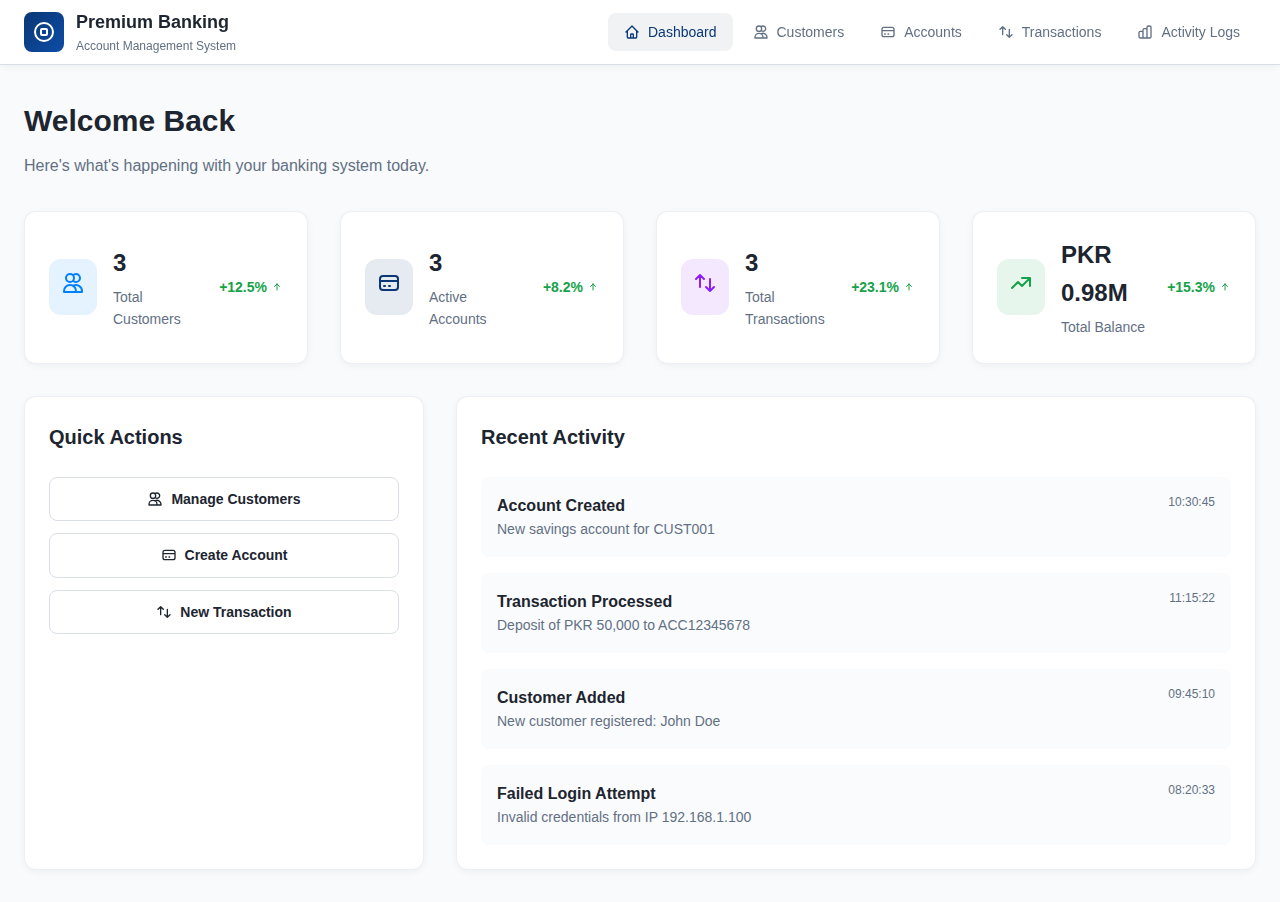
<file: Public/index.html>
<!DOCTYPE html>
<html lang="en">
<head>
    <meta charset="UTF-8">
    <meta name="viewport" content="width=device-width, initial-scale=1.0">
    <title>Dashboard - Premium Banking</title>
    <meta name="description" content="Professional banking account management system with secure transactions and real-time balance tracking">
    <link rel="stylesheet" href="style.css">
</head>
<body>
    <!-- Navigation -->
    <header class="header">
        <div class="nav-container">
            <a href="index.html" class="nav-logo">
                <div class="logo-icon">
                    <svg fill="none" stroke="currentColor" stroke-width="2" viewBox="0 0 24 24">
                        <path stroke-linecap="round" stroke-linejoin="round" d="M21 12a9 9 0 11-18 0 9 9 0 0118 0z"></path>
                        <path stroke-linecap="round" stroke-linejoin="round" d="M9 10a1 1 0 011-1h4a1 1 0 011 1v4a1 1 0 01-1 1h-4a1 1 0 01-1-1v-4z"></path>
                    </svg>
                </div>
                <div class="logo-text">
                    <h1>Premium Banking</h1>
                    <p>Account Management System</p>
                </div>
            </a>
            
            <ul class="nav-menu">
                <li><a href="index.html" class="nav-link">
                    <svg fill="none" stroke="currentColor" stroke-width="2" viewBox="0 0 24 24">
                        <path stroke-linecap="round" stroke-linejoin="round" d="M3 12l2-2m0 0l7-7 7 7M5 10v10a1 1 0 001 1h3m10-11l2 2m-2-2v10a1 1 0 01-1 1h-3m-6 0a1 1 0 001-1v-4a1 1 0 011-1h2a1 1 0 011 1v4a1 1 0 001 1m-6 0h6"></path>
                    </svg>
                    <span>Dashboard</span>
                </a></li>
                <li><a href="customers.html" class="nav-link">
                    <svg fill="none" stroke="currentColor" stroke-width="2" viewBox="0 0 24 24">
                        <path stroke-linecap="round" stroke-linejoin="round" d="M12 4.354a4 4 0 110 5.292M15 21H3v-1a6 6 0 0112 0v1zm0 0h6v-1a6 6 0 00-9-5.197M13 7a4 4 0 11-8 0 4 4 0 018 0z"></path>
                    </svg>
                    <span>Customers</span>
                </a></li>
                <li><a href="accounts.html" class="nav-link">
                    <svg fill="none" stroke="currentColor" stroke-width="2" viewBox="0 0 24 24">
                        <path stroke-linecap="round" stroke-linejoin="round" d="M3 10h18M7 15h1m4 0h1m-7 4h12a3 3 0 003-3V8a3 3 0 00-3-3H6a3 3 0 00-3 3v8a3 3 0 003 3z"></path>
                    </svg>
                    <span>Accounts</span>
                </a></li>
                <li><a href="transactions.html" class="nav-link">
                    <svg fill="none" stroke="currentColor" stroke-width="2" viewBox="0 0 24 24">
                        <path stroke-linecap="round" stroke-linejoin="round" d="M7 16V4m0 0L3 8m4-4l4 4m6 0v12m0 0l4-4m-4 4l-4-4"></path>
                    </svg>
                    <span>Transactions</span>
                </a></li>
                <li><a href="logs.html" class="nav-link">
                    <svg fill="none" stroke="currentColor" stroke-width="2" viewBox="0 0 24 24">
                        <path stroke-linecap="round" stroke-linejoin="round" d="M9 19v-6a2 2 0 00-2-2H5a2 2 0 00-2 2v6a2 2 0 002 2h2a2 2 0 002-2zm0 0V9a2 2 0 012-2h2a2 2 0 012 2v10m-6 0a2 2 0 002 2h2a2 2 0 002-2m0 0V5a2 2 0 012-2h2a2 2 0 012 2v14a2 2 0 01-2 2h-2a2 2 0 01-2-2z"></path>
                    </svg>
                    <span>Activity Logs</span>
                </a></li>
            </ul>
        </div>
    </header>

    <!-- Main Content -->
    <main class="container">
        <div class="page-header">
            <h1>Welcome Back</h1>
            <p>Here's what's happening with your banking system today.</p>
        </div>

        <!-- Stats Grid -->
        <div class="grid grid-4" style="margin-bottom: 2rem;">
            <div class="card stat-card" onclick="window.location.href='customers.html'">
                <div class="stat-icon bg-blue text-blue">
                    <svg fill="none" stroke="currentColor" stroke-width="2" viewBox="0 0 24 24">
                        <path stroke-linecap="round" stroke-linejoin="round" d="M12 4.354a4 4 0 110 5.292M15 21H3v-1a6 6 0 0112 0v1zm0 0h6v-1a6 6 0 00-9-5.197M13 7a4 4 0 11-8 0 4 4 0 018 0z"></path>
                    </svg>
                </div>
                <div class="stat-content">
                    <h3 id="totalCustomers">0</h3>
                    <p>Total Customers</p>
                </div>
                <div class="stat-change">
                    +12.5%
                    <svg width="12" height="12" fill="none" stroke="currentColor" stroke-width="2" viewBox="0 0 24 24">
                        <path stroke-linecap="round" stroke-linejoin="round" d="M7 11l5-5m0 0l5 5m-5-5v12"></path>
                    </svg>
                </div>
            </div>

            <div class="card stat-card" onclick="window.location.href='accounts.html'">
                <div class="stat-icon bg-primary text-primary">
                    <svg fill="none" stroke="currentColor" stroke-width="2" viewBox="0 0 24 24">
                        <path stroke-linecap="round" stroke-linejoin="round" d="M3 10h18M7 15h1m4 0h1m-7 4h12a3 3 0 003-3V8a3 3 0 00-3-3H6a3 3 0 00-3 3v8a3 3 0 003 3z"></path>
                    </svg>
                </div>
                <div class="stat-content">
                    <h3 id="totalAccounts">0</h3>
                    <p>Active Accounts</p>
                </div>
                <div class="stat-change">
                    +8.2%
                    <svg width="12" height="12" fill="none" stroke="currentColor" stroke-width="2" viewBox="0 0 24 24">
                        <path stroke-linecap="round" stroke-linejoin="round" d="M7 11l5-5m0 0l5 5m-5-5v12"></path>
                    </svg>
                </div>
            </div>

            <div class="card stat-card" onclick="window.location.href='transactions.html'">
                <div class="stat-icon bg-purple text-purple">
                    <svg fill="none" stroke="currentColor" stroke-width="2" viewBox="0 0 24 24">
                        <path stroke-linecap="round" stroke-linejoin="round" d="M7 16V4m0 0L3 8m4-4l4 4m6 0v12m0 0l4-4m-4 4l-4-4"></path>
                    </svg>
                </div>
                <div class="stat-content">
                    <h3 id="totalTransactions">0</h3>
                    <p>Total Transactions</p>
                </div>
                <div class="stat-change">
                    +23.1%
                    <svg width="12" height="12" fill="none" stroke="currentColor" stroke-width="2" viewBox="0 0 24 24">
                        <path stroke-linecap="round" stroke-linejoin="round" d="M7 11l5-5m0 0l5 5m-5-5v12"></path>
                    </svg>
                </div>
            </div>

            <div class="card stat-card" onclick="window.location.href='accounts.html'">
                <div class="stat-icon bg-green text-green">
                    <svg fill="none" stroke="currentColor" stroke-width="2" viewBox="0 0 24 24">
                        <path stroke-linecap="round" stroke-linejoin="round" d="M13 7h8m0 0v8m0-8l-8 8-4-4-6 6"></path>
                    </svg>
                </div>
                <div class="stat-content">
                    <h3 id="totalBalance">PKR 0</h3>
                    <p>Total Balance</p>
                </div>
                <div class="stat-change">
                    +15.3%
                    <svg width="12" height="12" fill="none" stroke="currentColor" stroke-width="2" viewBox="0 0 24 24">
                        <path stroke-linecap="round" stroke-linejoin="round" d="M7 11l5-5m0 0l5 5m-5-5v12"></path>
                    </svg>
                </div>
            </div>
        </div>

        <!-- Quick Actions & Recent Activity -->
        <div class="grid grid-3">
            <div class="card">
                <div class="card-header">
                    <div class="card-title">
                        <h2>Quick Actions</h2>
                    </div>
                </div>
                <div style="display: flex; flex-direction: column; gap: 0.75rem;">
                    <a href="customers.html" class="btn btn-outline btn-block">
                        <svg fill="none" stroke="currentColor" stroke-width="2" viewBox="0 0 24 24">
                            <path stroke-linecap="round" stroke-linejoin="round" d="M12 4.354a4 4 0 110 5.292M15 21H3v-1a6 6 0 0112 0v1zm0 0h6v-1a6 6 0 00-9-5.197M13 7a4 4 0 11-8 0 4 4 0 018 0z"></path>
                        </svg>
                        Manage Customers
                    </a>
                    <a href="accounts.html" class="btn btn-outline btn-block">
                        <svg fill="none" stroke="currentColor" stroke-width="2" viewBox="0 0 24 24">
                            <path stroke-linecap="round" stroke-linejoin="round" d="M3 10h18M7 15h1m4 0h1m-7 4h12a3 3 0 003-3V8a3 3 0 00-3-3H6a3 3 0 00-3 3v8a3 3 0 003 3z"></path>
                        </svg>
                        Create Account
                    </a>
                    <a href="transactions.html" class="btn btn-outline btn-block">
                        <svg fill="none" stroke="currentColor" stroke-width="2" viewBox="0 0 24 24">
                            <path stroke-linecap="round" stroke-linejoin="round" d="M7 16V4m0 0L3 8m4-4l4 4m6 0v12m0 0l4-4m-4 4l-4-4"></path>
                        </svg>
                        New Transaction
                    </a>
                </div>
            </div>

            <div class="card">
                <div class="card-header">
                    <div class="card-title">
                        <h2>Recent Activity</h2>
                    </div>
                </div>
                <div id="recentActivity" style="display: flex; flex-direction: column; gap: 1rem;">
                    <!-- Populated by JavaScript -->
                </div>
            </div>
        </div>
    </main>

    <script src="script.js"></script>
    <script>
        // Update dashboard stats
        const updateDashboard = () => {
            const customers = JSON.parse(localStorage.getItem('customers') || '[]');
            const accounts = JSON.parse(localStorage.getItem('accounts') || '[]');
            const transactions = JSON.parse(localStorage.getItem('transactions') || '[]');
            const logs = JSON.parse(localStorage.getItem('logs') || '[]');

            document.getElementById('totalCustomers').textContent = customers.length;
            document.getElementById('totalAccounts').textContent = accounts.length;
            document.getElementById('totalTransactions').textContent = transactions.length;

            const totalBalance = accounts.reduce((sum, acc) => sum + parseFloat(acc.balance), 0);
            document.getElementById('totalBalance').textContent = formatCurrency(totalBalance / 1000000) + 'M';

            // Recent activity
            const recentLogs = logs.slice(0, 4);
            const activityHTML = recentLogs.map(log => `
                <div style="padding: 1rem; border-radius: 0.5rem; background: hsla(215, 15%, 95%, 0.3); transition: var(--transition-smooth);">
                    <div style="display: flex; justify-content: space-between; align-items: flex-start;">
                        <div>
                            <p style="font-weight: 600; color: var(--foreground);">${log.action}</p>
                            <p style="font-size: 0.875rem; color: var(--muted-foreground);">${log.details}</p>
                        </div>
                        <div style="text-align: right;">
                            <p style="font-size: 0.75rem; color: var(--muted-foreground);">${log.timestamp.split(' ')[1]}</p>
                        </div>
                    </div>
                </div>
            `).join('');

            document.getElementById('recentActivity').innerHTML = activityHTML || '<p class="text-muted">No recent activity</p>';
        };

        document.addEventListener('DOMContentLoaded', updateDashboard);
    </script>
</body>
</html>
</file>
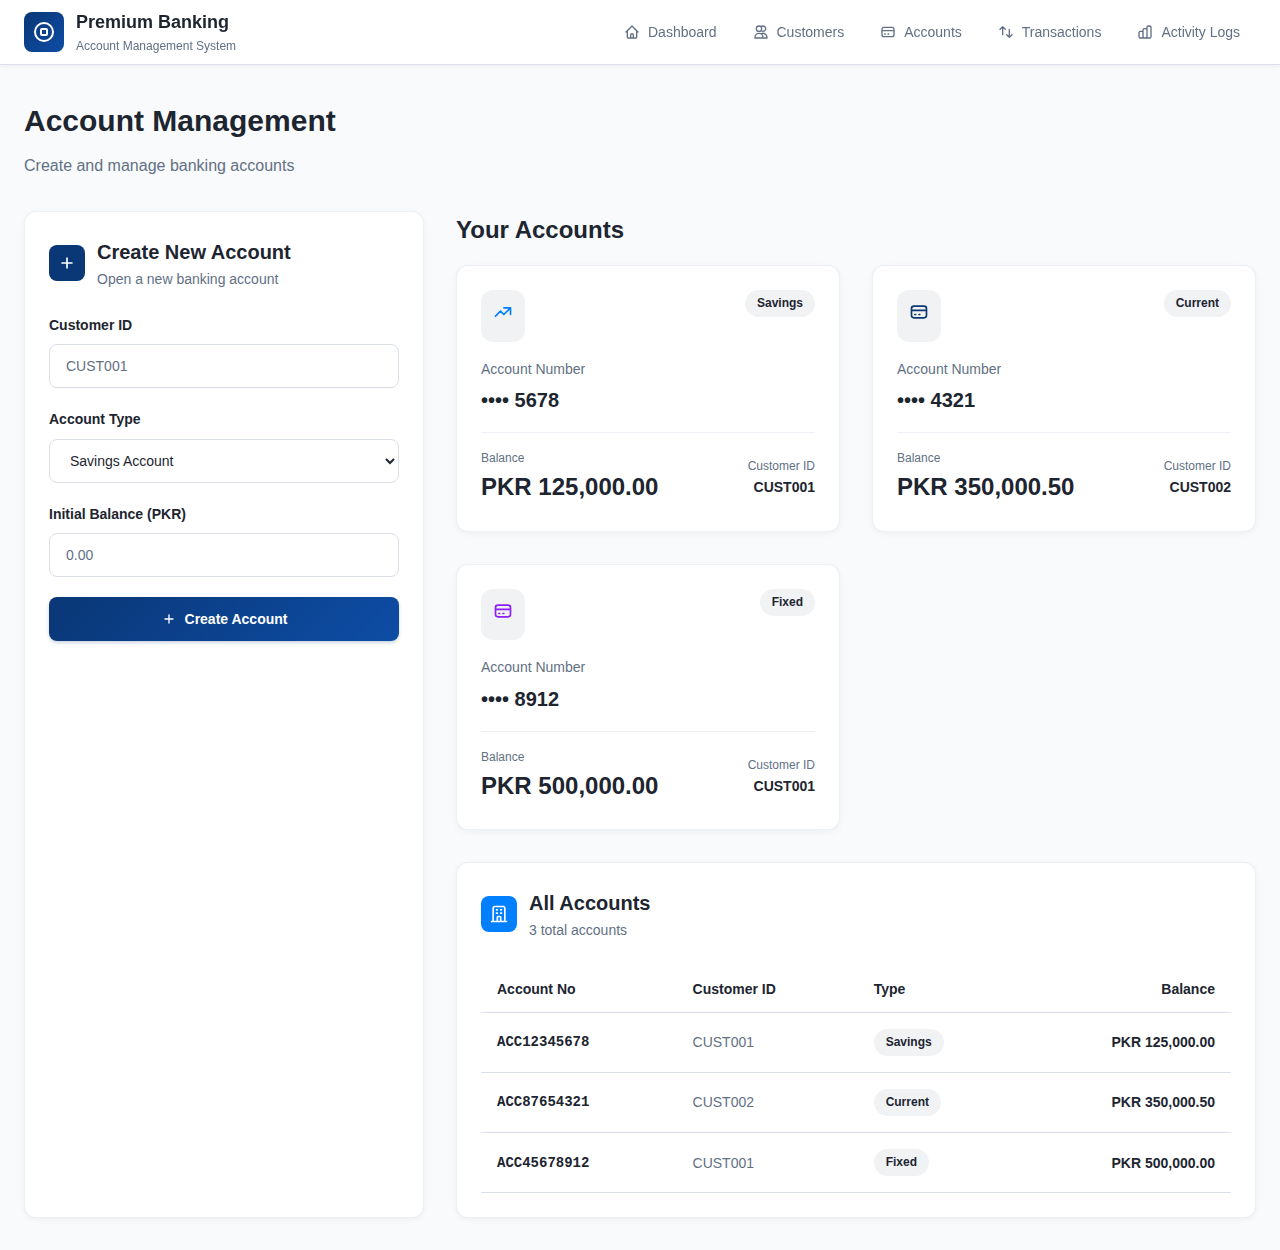
<file: Public/account.html>
<!DOCTYPE html>
<html lang="en">
<head>
    <meta charset="UTF-8">
    <meta name="viewport" content="width=device-width, initial-scale=1.0">
    <title>Account Management - Premium Banking</title>
    <meta name="description" content="Create and manage banking accounts">
    <link rel="stylesheet" href="style.css">
</head>
<body>
    <header class="header">
        <div class="nav-container">
            <a href="index.html" class="nav-logo">
                <div class="logo-icon">
                    <svg fill="none" stroke="currentColor" stroke-width="2" viewBox="0 0 24 24"><path stroke-linecap="round" stroke-linejoin="round" d="M21 12a9 9 0 11-18 0 9 9 0 0118 0z"></path><path stroke-linecap="round" stroke-linejoin="round" d="M9 10a1 1 0 011-1h4a1 1 0 011 1v4a1 1 0 01-1 1h-4a1 1 0 01-1-1v-4z"></path></svg>
                </div>
                <div class="logo-text">
                    <h1>Premium Banking</h1>
                    <p>Account Management System</p>
                </div>
            </a>
            
            <ul class="nav-menu">
                <li><a href="index.html" class="nav-link"><svg fill="none" stroke="currentColor" stroke-width="2" viewBox="0 0 24 24"><path stroke-linecap="round" stroke-linejoin="round" d="M3 12l2-2m0 0l7-7 7 7M5 10v10a1 1 0 001 1h3m10-11l2 2m-2-2v10a1 1 0 01-1 1h-3m-6 0a1 1 0 001-1v-4a1 1 0 011-1h2a1 1 0 011 1v4a1 1 0 001 1m-6 0h6"></path></svg><span>Dashboard</span></a></li>
                <li><a href="customers.html" class="nav-link"><svg fill="none" stroke="currentColor" stroke-width="2" viewBox="0 0 24 24"><path stroke-linecap="round" stroke-linejoin="round" d="M12 4.354a4 4 0 110 5.292M15 21H3v-1a6 6 0 0112 0v1zm0 0h6v-1a6 6 0 00-9-5.197M13 7a4 4 0 11-8 0 4 4 0 018 0z"></path></svg><span>Customers</span></a></li>
                <li><a href="accounts.html" class="nav-link"><svg fill="none" stroke="currentColor" stroke-width="2" viewBox="0 0 24 24"><path stroke-linecap="round" stroke-linejoin="round" d="M3 10h18M7 15h1m4 0h1m-7 4h12a3 3 0 003-3V8a3 3 0 00-3-3H6a3 3 0 00-3 3v8a3 3 0 003 3z"></path></svg><span>Accounts</span></a></li>
                <li><a href="transactions.html" class="nav-link"><svg fill="none" stroke="currentColor" stroke-width="2" viewBox="0 0 24 24"><path stroke-linecap="round" stroke-linejoin="round" d="M7 16V4m0 0L3 8m4-4l4 4m6 0v12m0 0l4-4m-4 4l-4-4"></path></svg><span>Transactions</span></a></li>
                <li><a href="logs.html" class="nav-link"><svg fill="none" stroke="currentColor" stroke-width="2" viewBox="0 0 24 24"><path stroke-linecap="round" stroke-linejoin="round" d="M9 19v-6a2 2 0 00-2-2H5a2 2 0 00-2 2v6a2 2 0 002 2h2a2 2 0 002-2zm0 0V9a2 2 0 012-2h2a2 2 0 012 2v10m-6 0a2 2 0 002 2h2a2 2 0 002-2m0 0V5a2 2 0 012-2h2a2 2 0 012 2v14a2 2 0 01-2 2h-2a2 2 0 01-2-2z"></path></svg><span>Activity Logs</span></a></li>
            </ul>
        </div>
    </header>

    <main class="container">
        <div class="page-header">
            <h1>Account Management</h1>
            <p>Create and manage banking accounts</p>
        </div>

        <div class="grid grid-3">
            <div class="card">
                <div class="card-header">
                    <div class="card-icon primary">
                        <svg fill="none" stroke="currentColor" stroke-width="2" viewBox="0 0 24 24">
                            <path stroke-linecap="round" stroke-linejoin="round" d="M12 6v6m0 0v6m0-6h6m-6 0H6"></path>
                        </svg>
                    </div>
                    <div class="card-title">
                        <h2>Create New Account</h2>
                        <p>Open a new banking account</p>
                    </div>
                </div>

                <form id="accountForm">
                    <div class="form-group">
                        <label class="form-label">Customer ID</label>
                        <input type="text" class="form-input" id="customerId" required placeholder="CUST001">
                    </div>

                    <div class="form-group">
                        <label class="form-label">Account Type</label>
                        <select class="form-select" id="type" required>
                            <option value="Savings">Savings Account</option>
                            <option value="Current">Current Account</option>
                            <option value="Fixed">Fixed Deposit</option>
                        </select>
                    </div>

                    <div class="form-group">
                        <label class="form-label">Initial Balance (PKR)</label>
                        <input type="number" class="form-input" id="balance" required placeholder="0.00" step="0.01">
                    </div>

                    <button type="submit" class="btn btn-primary btn-block btn-lg">
                        <svg fill="none" stroke="currentColor" stroke-width="2" viewBox="0 0 24 24">
                            <path stroke-linecap="round" stroke-linejoin="round" d="M12 6v6m0 0v6m0-6h6m-6 0H6"></path>
                        </svg>
                        Create Account
                    </button>
                </form>
            </div>

            <div style="display: flex; flex-direction: column; gap: 2rem;">
                <div>
                    <h2 class="font-semibold" style="margin-bottom: 1rem; font-size: 1.5rem;">Your Accounts</h2>
                    <div id="accountCards" class="grid grid-2"></div>
                </div>

                <div class="card">
                    <div class="card-header">
                        <div class="card-icon accent">
                            <svg fill="none" stroke="currentColor" stroke-width="2" viewBox="0 0 24 24">
                                <path stroke-linecap="round" stroke-linejoin="round" d="M19 21V5a2 2 0 00-2-2H7a2 2 0 00-2 2v16m14 0h2m-2 0h-5m-9 0H3m2 0h5M9 7h1m-1 4h1m4-4h1m-1 4h1m-5 10v-5a1 1 0 011-1h2a1 1 0 011 1v5m-4 0h4"></path>
                            </svg>
                        </div>
                        <div class="card-title">
                            <h2>All Accounts</h2>
                            <p><span id="accountCount">0</span> total accounts</p>
                        </div>
                    </div>

                    <div class="table-container">
                        <table>
                            <thead>
                                <tr>
                                    <th>Account No</th>
                                    <th>Customer ID</th>
                                    <th>Type</th>
                                    <th style="text-align: right;">Balance</th>
                                </tr>
                            </thead>
                            <tbody id="accountsTable"></tbody>
                        </table>
                    </div>
                </div>
            </div>
        </div>
    </main>

    <script src="script.js"></script>
    <script>
        const loadAccounts = () => {
            const accounts = JSON.parse(localStorage.getItem('accounts') || '[]');
            document.getElementById('accountCount').textContent = accounts.length;

            // Account cards
            const cardsHTML = accounts.slice(0, 4).map(account => {
                const icon = account.type === 'Savings' 
                    ? '<svg fill="none" stroke="currentColor" stroke-width="2" viewBox="0 0 24 24"><path stroke-linecap="round" stroke-linejoin="round" d="M13 7h8m0 0v8m0-8l-8 8-4-4-6 6"></path></svg>'
                    : '<svg fill="none" stroke="currentColor" stroke-width="2" viewBox="0 0 24 24"><path stroke-linecap="round" stroke-linejoin="round" d="M3 10h18M7 15h1m4 0h1m-7 4h12a3 3 0 003-3V8a3 3 0 00-3-3H6a3 3 0 00-3 3v8a3 3 0 003 3z"></path></svg>';
                const colorClass = account.type === 'Savings' ? 'text-blue' : account.type === 'Current' ? 'text-primary' : 'text-purple';

                return `
                    <div class="card account-card">
                        <div class="account-card-header">
                            <div class="account-icon ${colorClass}">${icon}</div>
                            <span class="badge badge-secondary">${account.type}</span>
                        </div>
                        <div class="account-number">
                            <p>Account Number</p>
                            <p>•••• ${account.accountNo.slice(-4)}</p>
                        </div>
                        <div class="account-footer">
                            <div class="balance">
                                <p>Balance</p>
                                <p>${formatCurrency(account.balance)}</p>
                            </div>
                            <div class="customer-id">
                                <p>Customer ID</p>
                                <p>${account.customerId}</p>
                            </div>
                        </div>
                    </div>
                `;
            }).join('');
            document.getElementById('accountCards').innerHTML = cardsHTML || '<p class="text-muted">No accounts yet</p>';

            // Table
            const tbody = document.getElementById('accountsTable');
            if (accounts.length === 0) {
                tbody.innerHTML = '<tr><td colspan="4" class="empty-state">No accounts yet. Create your first account above.</td></tr>';
                return;
            }

            tbody.innerHTML = accounts.map(account => `
                <tr>
                    <td class="font-mono font-semibold">${account.accountNo}</td>
                    <td class="text-muted">${account.customerId}</td>
                    <td><span class="badge badge-secondary">${account.type}</span></td>
                    <td style="text-align: right; font-weight: 600;">${formatCurrency(account.balance)}</td>
                </tr>
            `).join('');
        };

        document.getElementById('accountForm').addEventListener('submit', (e) => {
            e.preventDefault();
            
            const accounts = JSON.parse(localStorage.getItem('accounts') || '[]');
            const newAccount = {
                accountNo: `ACC${Date.now().toString().slice(-8)}`,
                customerId: document.getElementById('customerId').value,
                type: document.getElementById('type').value,
                balance: parseFloat(document.getElementById('balance').value)
            };

            accounts.push(newAccount);
            localStorage.setItem('accounts', JSON.stringify(accounts));
            
            addLog('Account Created', `New ${newAccount.type} account ${newAccount.accountNo} for ${newAccount.customerId}`, 'success');
            showToast('Account created successfully!');
            
            e.target.reset();
            loadAccounts();
        });

        document.addEventListener('DOMContentLoaded', loadAccounts);
    </script>
</body>
</html>
</file>
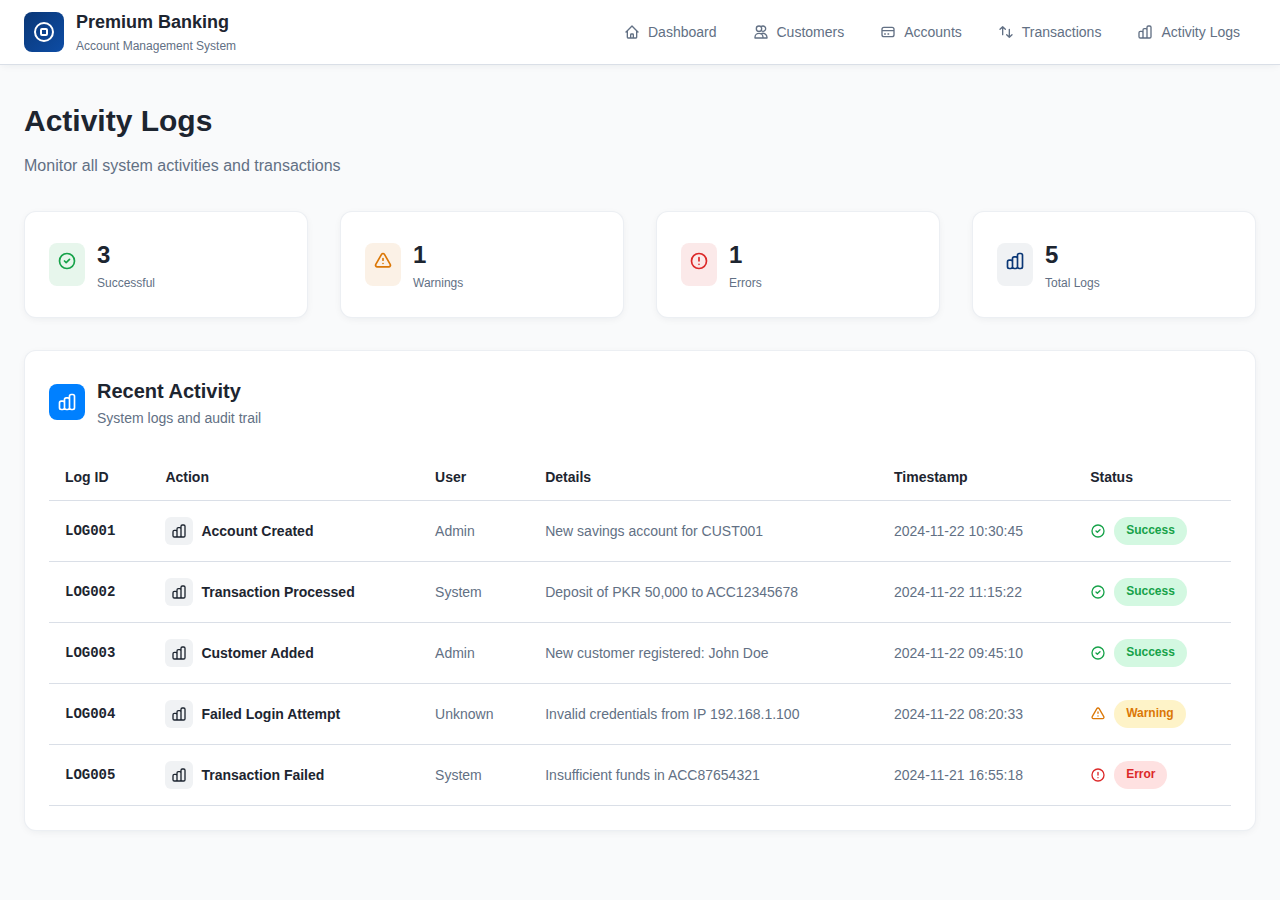
<file: Public/audit.html>
<!DOCTYPE html>
<html lang="en">
<head>
    <meta charset="UTF-8">
    <meta name="viewport" content="width=device-width, initial-scale=1.0">
    <title>Activity Logs - Premium Banking</title>
    <meta name="description" content="Monitor all system activities and transactions">
    <link rel="stylesheet" href="style.css">
</head>
<body>
    <header class="header">
        <div class="nav-container">
            <a href="index.html" class="nav-logo">
                <div class="logo-icon">
                    <svg fill="none" stroke="currentColor" stroke-width="2" viewBox="0 0 24 24"><path stroke-linecap="round" stroke-linejoin="round" d="M21 12a9 9 0 11-18 0 9 9 0 0118 0z"></path><path stroke-linecap="round" stroke-linejoin="round" d="M9 10a1 1 0 011-1h4a1 1 0 011 1v4a1 1 0 01-1 1h-4a1 1 0 01-1-1v-4z"></path></svg>
                </div>
                <div class="logo-text">
                    <h1>Premium Banking</h1>
                    <p>Account Management System</p>
                </div>
            </a>
            
            <ul class="nav-menu">
                <li><a href="index.html" class="nav-link"><svg fill="none" stroke="currentColor" stroke-width="2" viewBox="0 0 24 24"><path stroke-linecap="round" stroke-linejoin="round" d="M3 12l2-2m0 0l7-7 7 7M5 10v10a1 1 0 001 1h3m10-11l2 2m-2-2v10a1 1 0 01-1 1h-3m-6 0a1 1 0 001-1v-4a1 1 0 011-1h2a1 1 0 011 1v4a1 1 0 001 1m-6 0h6"></path></svg><span>Dashboard</span></a></li>
                <li><a href="customers.html" class="nav-link"><svg fill="none" stroke="currentColor" stroke-width="2" viewBox="0 0 24 24"><path stroke-linecap="round" stroke-linejoin="round" d="M12 4.354a4 4 0 110 5.292M15 21H3v-1a6 6 0 0112 0v1zm0 0h6v-1a6 6 0 00-9-5.197M13 7a4 4 0 11-8 0 4 4 0 018 0z"></path></svg><span>Customers</span></a></li>
                <li><a href="accounts.html" class="nav-link"><svg fill="none" stroke="currentColor" stroke-width="2" viewBox="0 0 24 24"><path stroke-linecap="round" stroke-linejoin="round" d="M3 10h18M7 15h1m4 0h1m-7 4h12a3 3 0 003-3V8a3 3 0 00-3-3H6a3 3 0 00-3 3v8a3 3 0 003 3z"></path></svg><span>Accounts</span></a></li>
                <li><a href="transactions.html" class="nav-link"><svg fill="none" stroke="currentColor" stroke-width="2" viewBox="0 0 24 24"><path stroke-linecap="round" stroke-linejoin="round" d="M7 16V4m0 0L3 8m4-4l4 4m6 0v12m0 0l4-4m-4 4l-4-4"></path></svg><span>Transactions</span></a></li>
                <li><a href="logs.html" class="nav-link"><svg fill="none" stroke="currentColor" stroke-width="2" viewBox="0 0 24 24"><path stroke-linecap="round" stroke-linejoin="round" d="M9 19v-6a2 2 0 00-2-2H5a2 2 0 00-2 2v6a2 2 0 002 2h2a2 2 0 002-2zm0 0V9a2 2 0 012-2h2a2 2 0 012 2v10m-6 0a2 2 0 002 2h2a2 2 0 002-2m0 0V5a2 2 0 012-2h2a2 2 0 012 2v14a2 2 0 01-2 2h-2a2 2 0 01-2-2z"></path></svg><span>Activity Logs</span></a></li>
            </ul>
        </div>
    </header>

    <main class="container">
        <div class="page-header">
            <h1>Activity Logs</h1>
            <p>Monitor all system activities and transactions</p>
        </div>

        <!-- Stats Cards -->
        <div class="grid grid-4" style="margin-bottom: 2rem;">
            <div class="card">
                <div style="display: flex; align-items: center; gap: 0.75rem;">
                    <div style="padding: 0.5rem; border-radius: 0.5rem; background: hsla(142, 76%, 36%, 0.1);">
                        <svg class="text-green" style="width: 20px; height: 20px;" fill="none" stroke="currentColor" stroke-width="2" viewBox="0 0 24 24">
                            <path stroke-linecap="round" stroke-linejoin="round" d="M9 12l2 2 4-4m6 2a9 9 0 11-18 0 9 9 0 0118 0z"></path>
                        </svg>
                    </div>
                    <div>
                        <p style="font-size: 1.5rem; font-weight: 700;" id="successCount">0</p>
                        <p style="font-size: 0.75rem; color: var(--muted-foreground);">Successful</p>
                    </div>
                </div>
            </div>

            <div class="card">
                <div style="display: flex; align-items: center; gap: 0.75rem;">
                    <div style="padding: 0.5rem; border-radius: 0.5rem; background: hsla(32, 95%, 44%, 0.1);">
                        <svg class="text-yellow" style="width: 20px; height: 20px;" fill="none" stroke="currentColor" stroke-width="2" viewBox="0 0 24 24">
                            <path stroke-linecap="round" stroke-linejoin="round" d="M12 9v2m0 4h.01m-6.938 4h13.856c1.54 0 2.502-1.667 1.732-3L13.732 4c-.77-1.333-2.694-1.333-3.464 0L3.34 16c-.77 1.333.192 3 1.732 3z"></path>
                        </svg>
                    </div>
                    <div>
                        <p style="font-size: 1.5rem; font-weight: 700;" id="warningCount">0</p>
                        <p style="font-size: 0.75rem; color: var(--muted-foreground);">Warnings</p>
                    </div>
                </div>
            </div>

            <div class="card">
                <div style="display: flex; align-items: center; gap: 0.75rem;">
                    <div style="padding: 0.5rem; border-radius: 0.5rem; background: hsla(0, 72%, 51%, 0.1);">
                        <svg class="text-red" style="width: 20px; height: 20px;" fill="none" stroke="currentColor" stroke-width="2" viewBox="0 0 24 24">
                            <path stroke-linecap="round" stroke-linejoin="round" d="M12 8v4m0 4h.01M21 12a9 9 0 11-18 0 9 9 0 0118 0z"></path>
                        </svg>
                    </div>
                    <div>
                        <p style="font-size: 1.5rem; font-weight: 700;" id="errorCount">0</p>
                        <p style="font-size: 0.75rem; color: var(--muted-foreground);">Errors</p>
                    </div>
                </div>
            </div>

            <div class="card">
                <div style="display: flex; align-items: center; gap: 0.75rem;">
                    <div style="padding: 0.5rem; border-radius: 0.5rem; background: var(--secondary);">
                        <svg class="text-primary" style="width: 20px; height: 20px;" fill="none" stroke="currentColor" stroke-width="2" viewBox="0 0 24 24">
                            <path stroke-linecap="round" stroke-linejoin="round" d="M9 19v-6a2 2 0 00-2-2H5a2 2 0 00-2 2v6a2 2 0 002 2h2a2 2 0 002-2zm0 0V9a2 2 0 012-2h2a2 2 0 012 2v10m-6 0a2 2 0 002 2h2a2 2 0 002-2m0 0V5a2 2 0 012-2h2a2 2 0 012 2v14a2 2 0 01-2 2h-2a2 2 0 01-2-2z"></path>
                        </svg>
                    </div>
                    <div>
                        <p style="font-size: 1.5rem; font-weight: 700;" id="totalLogs">0</p>
                        <p style="font-size: 0.75rem; color: var(--muted-foreground);">Total Logs</p>
                    </div>
                </div>
            </div>
        </div>

        <!-- Logs Table -->
        <div class="card">
            <div class="card-header">
                <div class="card-icon accent">
                    <svg fill="none" stroke="currentColor" stroke-width="2" viewBox="0 0 24 24">
                        <path stroke-linecap="round" stroke-linejoin="round" d="M9 19v-6a2 2 0 00-2-2H5a2 2 0 00-2 2v6a2 2 0 002 2h2a2 2 0 002-2zm0 0V9a2 2 0 012-2h2a2 2 0 012 2v10m-6 0a2 2 0 002 2h2a2 2 0 002-2m0 0V5a2 2 0 012-2h2a2 2 0 012 2v14a2 2 0 01-2 2h-2a2 2 0 01-2-2z"></path>
                    </svg>
                </div>
                <div class="card-title">
                    <h2>Recent Activity</h2>
                    <p>System logs and audit trail</p>
                </div>
            </div>

            <div class="table-container">
                <table>
                    <thead>
                        <tr>
                            <th>Log ID</th>
                            <th>Action</th>
                            <th>User</th>
                            <th>Details</th>
                            <th>Timestamp</th>
                            <th>Status</th>
                        </tr>
                    </thead>
                    <tbody id="logsTable"></tbody>
                </table>
            </div>
        </div>
    </main>

    <script src="script.js"></script>
    <script>
        const loadLogs = () => {
            const logs = JSON.parse(localStorage.getItem('logs') || '[]');
            
            document.getElementById('totalLogs').textContent = logs.length;
            document.getElementById('successCount').textContent = logs.filter(l => l.status === 'success').length;
            document.getElementById('warningCount').textContent = logs.filter(l => l.status === 'warning').length;
            document.getElementById('errorCount').textContent = logs.filter(l => l.status === 'error').length;

            const tbody = document.getElementById('logsTable');
            if (logs.length === 0) {
                tbody.innerHTML = '<tr><td colspan="6" class="empty-state">No logs yet.</td></tr>';
                return;
            }

            tbody.innerHTML = logs.map(log => {
                const statusIcon = log.status === 'success'
                    ? '<svg class="text-green" style="width: 16px; height: 16px;" fill="none" stroke="currentColor" stroke-width="2" viewBox="0 0 24 24"><path stroke-linecap="round" stroke-linejoin="round" d="M9 12l2 2 4-4m6 2a9 9 0 11-18 0 9 9 0 0118 0z"></path></svg>'
                    : log.status === 'warning'
                    ? '<svg class="text-yellow" style="width: 16px; height: 16px;" fill="none" stroke="currentColor" stroke-width="2" viewBox="0 0 24 24"><path stroke-linecap="round" stroke-linejoin="round" d="M12 9v2m0 4h.01m-6.938 4h13.856c1.54 0 2.502-1.667 1.732-3L13.732 4c-.77-1.333-2.694-1.333-3.464 0L3.34 16c-.77 1.333.192 3 1.732 3z"></path></svg>'
                    : '<svg class="text-red" style="width: 16px; height: 16px;" fill="none" stroke="currentColor" stroke-width="2" viewBox="0 0 24 24"><path stroke-linecap="round" stroke-linejoin="round" d="M12 8v4m0 4h.01M21 12a9 9 0 11-18 0 9 9 0 0118 0z"></path></svg>';

                const badgeClass = log.status === 'success' ? 'badge-success' : log.status === 'warning' ? 'badge-warning' : 'badge-error';

                return `
                    <tr>
                        <td class="font-mono font-semibold">${log.id}</td>
                        <td>
                            <div class="log-action">
                                <div class="log-icon">
                                    <svg fill="none" stroke="currentColor" stroke-width="2" viewBox="0 0 24 24">
                                        <path stroke-linecap="round" stroke-linejoin="round" d="M9 19v-6a2 2 0 00-2-2H5a2 2 0 00-2 2v6a2 2 0 002 2h2a2 2 0 002-2zm0 0V9a2 2 0 012-2h2a2 2 0 012 2v10m-6 0a2 2 0 002 2h2a2 2 0 002-2m0 0V5a2 2 0 012-2h2a2 2 0 012 2v14a2 2 0 01-2 2h-2a2 2 0 01-2-2z"></path>
                                    </svg>
                                </div>
                                <span class="font-semibold">${log.action}</span>
                            </div>
                        </td>
                        <td class="text-muted">${log.user}</td>
                        <td class="text-muted" style="font-size: 0.875rem; max-width: 300px;">${log.details}</td>
                        <td class="text-muted" style="font-size: 0.875rem;">${log.timestamp}</td>
                        <td>
                            <div style="display: flex; align-items: center; gap: 0.5rem;">
                                ${statusIcon}
                                <span class="badge ${badgeClass}">${log.status.charAt(0).toUpperCase() + log.status.slice(1)}</span>
                            </div>
                        </td>
                    </tr>
                `;
            }).join('');
        };

        document.addEventListener('DOMContentLoaded', loadLogs);
    </script>
</body>
</html>
</file>
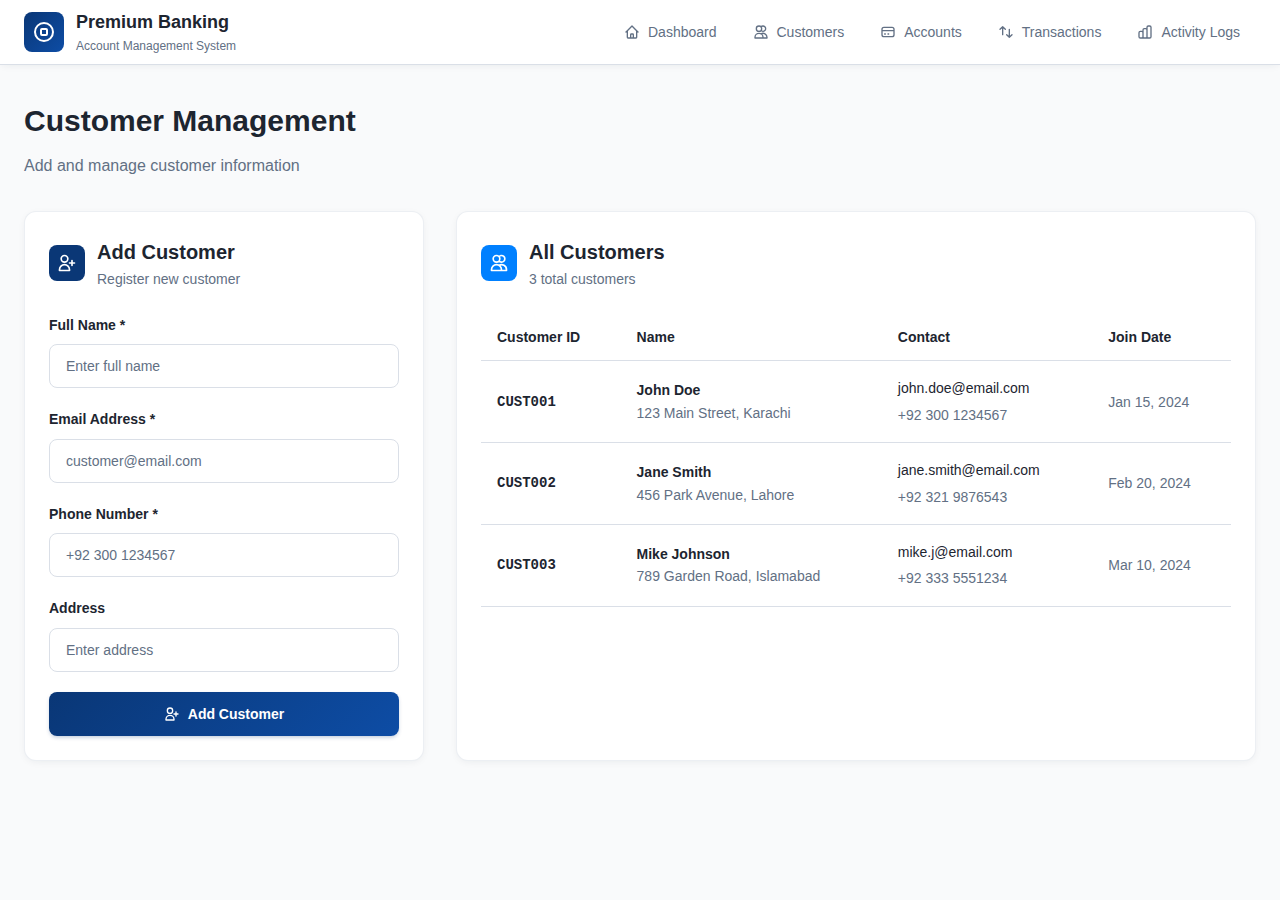
<file: Public/customer.html>
<!DOCTYPE html>
<html lang="en">
<head>
    <meta charset="UTF-8">
    <meta name="viewport" content="width=device-width, initial-scale=1.0">
    <title>Customer Management - Premium Banking</title>
    <meta name="description" content="Manage customer information and records">
    <link rel="stylesheet" href="style.css">
</head>
<body>
    <!-- Navigation (same as index.html) -->
    <header class="header">
        <div class="nav-container">
            <a href="index.html" class="nav-logo">
                <div class="logo-icon">
                    <svg fill="none" stroke="currentColor" stroke-width="2" viewBox="0 0 24 24">
                        <path stroke-linecap="round" stroke-linejoin="round" d="M21 12a9 9 0 11-18 0 9 9 0 0118 0z"></path>
                        <path stroke-linecap="round" stroke-linejoin="round" d="M9 10a1 1 0 011-1h4a1 1 0 011 1v4a1 1 0 01-1 1h-4a1 1 0 01-1-1v-4z"></path>
                    </svg>
                </div>
                <div class="logo-text">
                    <h1>Premium Banking</h1>
                    <p>Account Management System</p>
                </div>
            </a>
            
            <ul class="nav-menu">
                <li><a href="index.html" class="nav-link">
                    <svg fill="none" stroke="currentColor" stroke-width="2" viewBox="0 0 24 24"><path stroke-linecap="round" stroke-linejoin="round" d="M3 12l2-2m0 0l7-7 7 7M5 10v10a1 1 0 001 1h3m10-11l2 2m-2-2v10a1 1 0 01-1 1h-3m-6 0a1 1 0 001-1v-4a1 1 0 011-1h2a1 1 0 011 1v4a1 1 0 001 1m-6 0h6"></path></svg>
                    <span>Dashboard</span>
                </a></li>
                <li><a href="customers.html" class="nav-link">
                    <svg fill="none" stroke="currentColor" stroke-width="2" viewBox="0 0 24 24"><path stroke-linecap="round" stroke-linejoin="round" d="M12 4.354a4 4 0 110 5.292M15 21H3v-1a6 6 0 0112 0v1zm0 0h6v-1a6 6 0 00-9-5.197M13 7a4 4 0 11-8 0 4 4 0 018 0z"></path></svg>
                    <span>Customers</span>
                </a></li>
                <li><a href="accounts.html" class="nav-link">
                    <svg fill="none" stroke="currentColor" stroke-width="2" viewBox="0 0 24 24"><path stroke-linecap="round" stroke-linejoin="round" d="M3 10h18M7 15h1m4 0h1m-7 4h12a3 3 0 003-3V8a3 3 0 00-3-3H6a3 3 0 00-3 3v8a3 3 0 003 3z"></path></svg>
                    <span>Accounts</span>
                </a></li>
                <li><a href="transactions.html" class="nav-link">
                    <svg fill="none" stroke="currentColor" stroke-width="2" viewBox="0 0 24 24"><path stroke-linecap="round" stroke-linejoin="round" d="M7 16V4m0 0L3 8m4-4l4 4m6 0v12m0 0l4-4m-4 4l-4-4"></path></svg>
                    <span>Transactions</span>
                </a></li>
                <li><a href="logs.html" class="nav-link">
                    <svg fill="none" stroke="currentColor" stroke-width="2" viewBox="0 0 24 24"><path stroke-linecap="round" stroke-linejoin="round" d="M9 19v-6a2 2 0 00-2-2H5a2 2 0 00-2 2v6a2 2 0 002 2h2a2 2 0 002-2zm0 0V9a2 2 0 012-2h2a2 2 0 012 2v10m-6 0a2 2 0 002 2h2a2 2 0 002-2m0 0V5a2 2 0 012-2h2a2 2 0 012 2v14a2 2 0 01-2 2h-2a2 2 0 01-2-2z"></path></svg>
                    <span>Activity Logs</span>
                </a></li>
            </ul>
        </div>
    </header>

    <main class="container">
        <div class="page-header">
            <h1>Customer Management</h1>
            <p>Add and manage customer information</p>
        </div>

        <div class="grid grid-3">
            <!-- Add Customer Form -->
            <div class="card">
                <div class="card-header">
                    <div class="card-icon primary">
                        <svg fill="none" stroke="currentColor" stroke-width="2" viewBox="0 0 24 24">
                            <path stroke-linecap="round" stroke-linejoin="round" d="M18 9v3m0 0v3m0-3h3m-3 0h-3m-2-5a4 4 0 11-8 0 4 4 0 018 0zM3 20a6 6 0 0112 0v1H3v-1z"></path>
                        </svg>
                    </div>
                    <div class="card-title">
                        <h2>Add Customer</h2>
                        <p>Register new customer</p>
                    </div>
                </div>

                <form id="customerForm">
                    <div class="form-group">
                        <label class="form-label">Full Name *</label>
                        <input type="text" class="form-input" id="name" required placeholder="Enter full name">
                    </div>

                    <div class="form-group">
                        <label class="form-label">Email Address *</label>
                        <input type="email" class="form-input" id="email" required placeholder="customer@email.com">
                    </div>

                    <div class="form-group">
                        <label class="form-label">Phone Number *</label>
                        <input type="tel" class="form-input" id="phone" required placeholder="+92 300 1234567">
                    </div>

                    <div class="form-group">
                        <label class="form-label">Address</label>
                        <input type="text" class="form-input" id="address" placeholder="Enter address">
                    </div>

                    <button type="submit" class="btn btn-primary btn-block btn-lg">
                        <svg fill="none" stroke="currentColor" stroke-width="2" viewBox="0 0 24 24">
                            <path stroke-linecap="round" stroke-linejoin="round" d="M18 9v3m0 0v3m0-3h3m-3 0h-3m-2-5a4 4 0 11-8 0 4 4 0 018 0zM3 20a6 6 0 0112 0v1H3v-1z"></path>
                        </svg>
                        Add Customer
                    </button>
                </form>
            </div>

            <!-- Customers Table -->
            <div class="card">
                <div class="card-header">
                    <div class="card-icon accent">
                        <svg fill="none" stroke="currentColor" stroke-width="2" viewBox="0 0 24 24">
                            <path stroke-linecap="round" stroke-linejoin="round" d="M12 4.354a4 4 0 110 5.292M15 21H3v-1a6 6 0 0112 0v1zm0 0h6v-1a6 6 0 00-9-5.197M13 7a4 4 0 11-8 0 4 4 0 018 0z"></path>
                        </svg>
                    </div>
                    <div class="card-title">
                        <h2>All Customers</h2>
                        <p><span id="customerCount">0</span> total customers</p>
                    </div>
                </div>

                <div class="table-container">
                    <table>
                        <thead>
                            <tr>
                                <th>Customer ID</th>
                                <th>Name</th>
                                <th>Contact</th>
                                <th>Join Date</th>
                            </tr>
                        </thead>
                        <tbody id="customersTable">
                            <tr><td colspan="4" class="empty-state">Loading...</td></tr>
                        </tbody>
                    </table>
                </div>
            </div>
        </div>
    </main>

    <script src="script.js"></script>
    <script>
        const loadCustomers = () => {
            const customers = JSON.parse(localStorage.getItem('customers') || '[]');
            const tbody = document.getElementById('customersTable');
            document.getElementById('customerCount').textContent = customers.length;

            if (customers.length === 0) {
                tbody.innerHTML = '<tr><td colspan="4" class="empty-state">No customers yet. Add your first customer above.</td></tr>';
                return;
            }

            tbody.innerHTML = customers.map(customer => `
                <tr>
                    <td class="font-mono font-semibold">${customer.id}</td>
                    <td>
                        <div>
                            <p class="font-semibold">${customer.name}</p>
                            <p class="text-muted" style="font-size: 0.875rem;">${customer.address || 'N/A'}</p>
                        </div>
                    </td>
                    <td>
                        <div style="display: flex; flex-direction: column; gap: 0.25rem;">
                            <p style="font-size: 0.875rem;">${customer.email}</p>
                            <p class="text-muted" style="font-size: 0.875rem;">${customer.phone}</p>
                        </div>
                    </td>
                    <td class="text-muted">${formatDate(customer.joinDate)}</td>
                </tr>
            `).join('');
        };

        document.getElementById('customerForm').addEventListener('submit', (e) => {
            e.preventDefault();
            
            const customers = JSON.parse(localStorage.getItem('customers') || '[]');
            const newCustomer = {
                id: `CUST${(customers.length + 1).toString().padStart(3, '0')}`,
                name: document.getElementById('name').value,
                email: document.getElementById('email').value,
                phone: document.getElementById('phone').value,
                address: document.getElementById('address').value,
                joinDate: new Date().toISOString().split('T')[0]
            };

            customers.push(newCustomer);
            localStorage.setItem('customers', JSON.stringify(customers));
            
            addLog('Customer Added', `New customer registered: ${newCustomer.name}`, 'success');
            showToast('Customer added successfully!');
            
            e.target.reset();
            loadCustomers();
        });

        document.addEventListener('DOMContentLoaded', loadCustomers);
    </script>
</body>
</html>
</file>
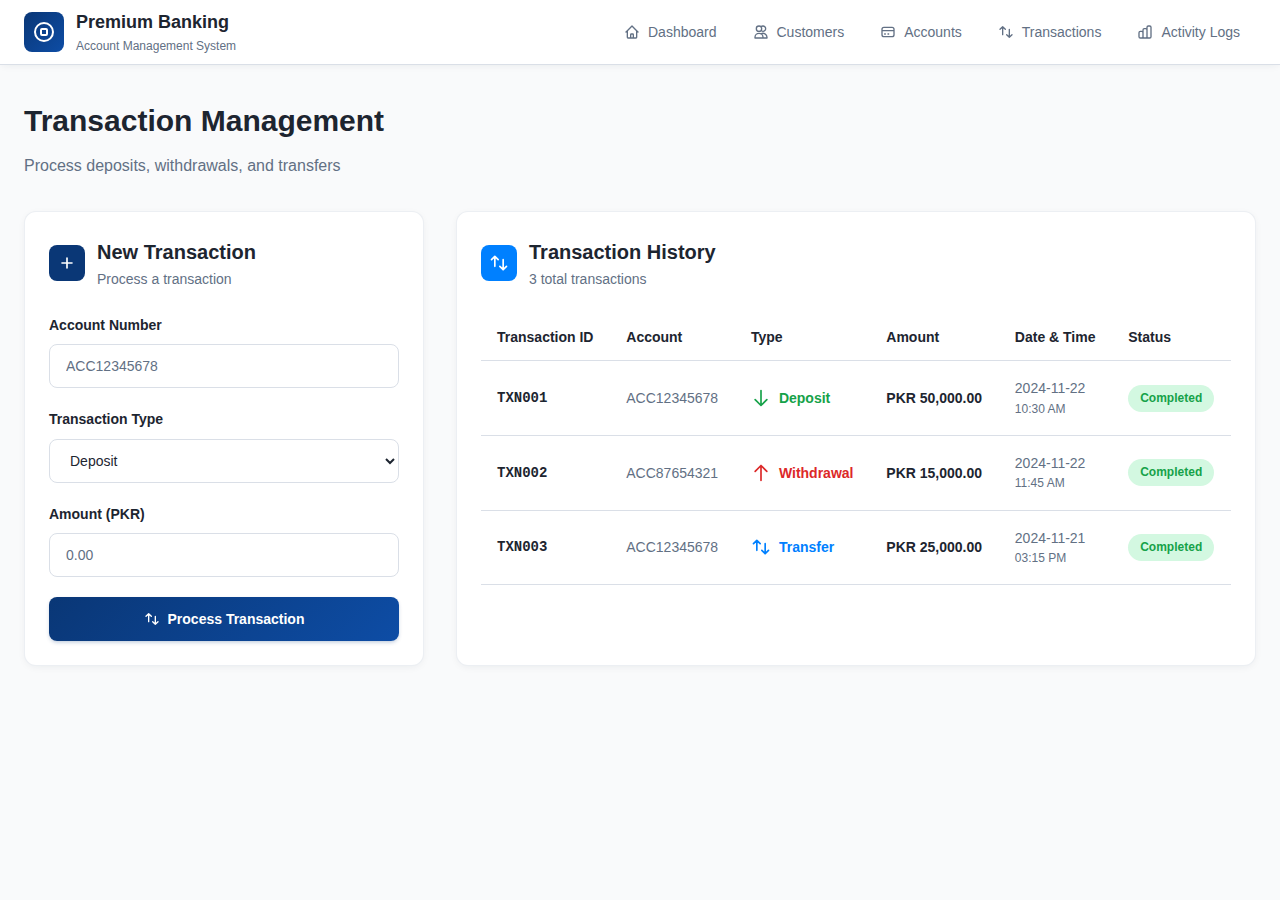
<file: Public/transaction.html>
<!DOCTYPE html>
<html lang="en">
<head>
    <meta charset="UTF-8">
    <meta name="viewport" content="width=device-width, initial-scale=1.0">
    <title>Transactions - Premium Banking</title>
    <meta name="description" content="Process and manage banking transactions">
    <link rel="stylesheet" href="style.css">
</head>
<body>
    <header class="header">
        <div class="nav-container">
            <a href="index.html" class="nav-logo">
                <div class="logo-icon">
                    <svg fill="none" stroke="currentColor" stroke-width="2" viewBox="0 0 24 24"><path stroke-linecap="round" stroke-linejoin="round" d="M21 12a9 9 0 11-18 0 9 9 0 0118 0z"></path><path stroke-linecap="round" stroke-linejoin="round" d="M9 10a1 1 0 011-1h4a1 1 0 011 1v4a1 1 0 01-1 1h-4a1 1 0 01-1-1v-4z"></path></svg>
                </div>
                <div class="logo-text">
                    <h1>Premium Banking</h1>
                    <p>Account Management System</p>
                </div>
            </a>
            
            <ul class="nav-menu">
                <li><a href="index.html" class="nav-link"><svg fill="none" stroke="currentColor" stroke-width="2" viewBox="0 0 24 24"><path stroke-linecap="round" stroke-linejoin="round" d="M3 12l2-2m0 0l7-7 7 7M5 10v10a1 1 0 001 1h3m10-11l2 2m-2-2v10a1 1 0 01-1 1h-3m-6 0a1 1 0 001-1v-4a1 1 0 011-1h2a1 1 0 011 1v4a1 1 0 001 1m-6 0h6"></path></svg><span>Dashboard</span></a></li>
                <li><a href="customers.html" class="nav-link"><svg fill="none" stroke="currentColor" stroke-width="2" viewBox="0 0 24 24"><path stroke-linecap="round" stroke-linejoin="round" d="M12 4.354a4 4 0 110 5.292M15 21H3v-1a6 6 0 0112 0v1zm0 0h6v-1a6 6 0 00-9-5.197M13 7a4 4 0 11-8 0 4 4 0 018 0z"></path></svg><span>Customers</span></a></li>
                <li><a href="accounts.html" class="nav-link"><svg fill="none" stroke="currentColor" stroke-width="2" viewBox="0 0 24 24"><path stroke-linecap="round" stroke-linejoin="round" d="M3 10h18M7 15h1m4 0h1m-7 4h12a3 3 0 003-3V8a3 3 0 00-3-3H6a3 3 0 00-3 3v8a3 3 0 003 3z"></path></svg><span>Accounts</span></a></li>
                <li><a href="transactions.html" class="nav-link"><svg fill="none" stroke="currentColor" stroke-width="2" viewBox="0 0 24 24"><path stroke-linecap="round" stroke-linejoin="round" d="M7 16V4m0 0L3 8m4-4l4 4m6 0v12m0 0l4-4m-4 4l-4-4"></path></svg><span>Transactions</span></a></li>
                <li><a href="logs.html" class="nav-link"><svg fill="none" stroke="currentColor" stroke-width="2" viewBox="0 0 24 24"><path stroke-linecap="round" stroke-linejoin="round" d="M9 19v-6a2 2 0 00-2-2H5a2 2 0 00-2 2v6a2 2 0 002 2h2a2 2 0 002-2zm0 0V9a2 2 0 012-2h2a2 2 0 012 2v10m-6 0a2 2 0 002 2h2a2 2 0 002-2m0 0V5a2 2 0 012-2h2a2 2 0 012 2v14a2 2 0 01-2 2h-2a2 2 0 01-2-2z"></path></svg><span>Activity Logs</span></a></li>
            </ul>
        </div>
    </header>

    <main class="container">
        <div class="page-header">
            <h1>Transaction Management</h1>
            <p>Process deposits, withdrawals, and transfers</p>
        </div>

        <div class="grid grid-3">
            <div class="card">
                <div class="card-header">
                    <div class="card-icon primary">
                        <svg fill="none" stroke="currentColor" stroke-width="2" viewBox="0 0 24 24">
                            <path stroke-linecap="round" stroke-linejoin="round" d="M12 6v6m0 0v6m0-6h6m-6 0H6"></path>
                        </svg>
                    </div>
                    <div class="card-title">
                        <h2>New Transaction</h2>
                        <p>Process a transaction</p>
                    </div>
                </div>

                <form id="transactionForm">
                    <div class="form-group">
                        <label class="form-label">Account Number</label>
                        <input type="text" class="form-input" id="accountNo" required placeholder="ACC12345678">
                    </div>

                    <div class="form-group">
                        <label class="form-label">Transaction Type</label>
                        <select class="form-select" id="type" required>
                            <option value="Deposit">Deposit</option>
                            <option value="Withdrawal">Withdrawal</option>
                            <option value="Transfer">Transfer</option>
                        </select>
                    </div>

                    <div class="form-group">
                        <label class="form-label">Amount (PKR)</label>
                        <input type="number" class="form-input" id="amount" required placeholder="0.00" step="0.01">
                    </div>

                    <button type="submit" class="btn btn-primary btn-block btn-lg">
                        <svg fill="none" stroke="currentColor" stroke-width="2" viewBox="0 0 24 24">
                            <path stroke-linecap="round" stroke-linejoin="round" d="M7 16V4m0 0L3 8m4-4l4 4m6 0v12m0 0l4-4m-4 4l-4-4"></path>
                        </svg>
                        Process Transaction
                    </button>
                </form>
            </div>

            <div class="card">
                <div class="card-header">
                    <div class="card-icon accent">
                        <svg fill="none" stroke="currentColor" stroke-width="2" viewBox="0 0 24 24">
                            <path stroke-linecap="round" stroke-linejoin="round" d="M7 16V4m0 0L3 8m4-4l4 4m6 0v12m0 0l4-4m-4 4l-4-4"></path>
                        </svg>
                    </div>
                    <div class="card-title">
                        <h2>Transaction History</h2>
                        <p><span id="transactionCount">0</span> total transactions</p>
                    </div>
                </div>

                <div class="table-container">
                    <table>
                        <thead>
                            <tr>
                                <th>Transaction ID</th>
                                <th>Account</th>
                                <th>Type</th>
                                <th>Amount</th>
                                <th>Date & Time</th>
                                <th>Status</th>
                            </tr>
                        </thead>
                        <tbody id="transactionsTable"></tbody>
                    </table>
                </div>
            </div>
        </div>
    </main>

    <script src="script.js"></script>
    <script>
        const loadTransactions = () => {
            const transactions = JSON.parse(localStorage.getItem('transactions') || '[]');
            const tbody = document.getElementById('transactionsTable');
            document.getElementById('transactionCount').textContent = transactions.length;

            if (transactions.length === 0) {
                tbody.innerHTML = '<tr><td colspan="6" class="empty-state">No transactions yet. Process your first transaction above.</td></tr>';
                return;
            }

            tbody.innerHTML = transactions.map(txn => {
                const icon = txn.type === 'Deposit' 
                    ? '<svg class="text-green" style="width: 20px; height: 20px;" fill="none" stroke="currentColor" stroke-width="2" viewBox="0 0 24 24"><path stroke-linecap="round" stroke-linejoin="round" d="M19 14l-7 7m0 0l-7-7m7 7V3"></path></svg>'
                    : txn.type === 'Withdrawal'
                    ? '<svg class="text-red" style="width: 20px; height: 20px;" fill="none" stroke="currentColor" stroke-width="2" viewBox="0 0 24 24"><path stroke-linecap="round" stroke-linejoin="round" d="M5 10l7-7m0 0l7 7m-7-7v18"></path></svg>'
                    : '<svg class="text-blue" style="width: 20px; height: 20px;" fill="none" stroke="currentColor" stroke-width="2" viewBox="0 0 24 24"><path stroke-linecap="round" stroke-linejoin="round" d="M7 16V4m0 0L3 8m4-4l4 4m6 0v12m0 0l4-4m-4 4l-4-4"></path></svg>';
                
                const colorClass = txn.type === 'Deposit' ? 'text-green' : txn.type === 'Withdrawal' ? 'text-red' : 'text-blue';

                return `
                    <tr>
                        <td class="font-mono font-semibold">${txn.id}</td>
                        <td class="text-muted">${txn.accountNo}</td>
                        <td>
                            <div style="display: flex; align-items: center; gap: 0.5rem;">
                                ${icon}
                                <span class="${colorClass} font-semibold">${txn.type}</span>
                            </div>
                        </td>
                        <td class="font-semibold">${formatCurrency(txn.amount)}</td>
                        <td class="text-muted">
                            <div>
                                <p>${txn.date}</p>
                                <p style="font-size: 0.75rem;">${txn.time}</p>
                            </div>
                        </td>
                        <td><span class="badge badge-success">${txn.status}</span></td>
                    </tr>
                `;
            }).join('');
        };

        document.getElementById('transactionForm').addEventListener('submit', (e) => {
            e.preventDefault();
            
            const transactions = JSON.parse(localStorage.getItem('transactions') || '[]');
            const now = new Date();
            const type = document.getElementById('type').value;
            const amount = parseFloat(document.getElementById('amount').value);
            const accountNo = document.getElementById('accountNo').value;

            const newTransaction = {
                id: `TXN${(transactions.length + 1).toString().padStart(3, '0')}`,
                accountNo: accountNo,
                type: type,
                amount: amount,
                date: now.toISOString().split('T')[0],
                time: now.toLocaleTimeString('en-US', { hour: '2-digit', minute: '2-digit' }),
                status: "Completed"
            };

            transactions.unshift(newTransaction);
            localStorage.setItem('transactions', JSON.stringify(transactions));
            
            addLog('Transaction Processed', `${type} of ${formatCurrency(amount)} to ${accountNo}`, 'success');
            showToast(`${type} transaction completed successfully!`);
            
            e.target.reset();
            loadTransactions();
        });

        document.addEventListener('DOMContentLoaded', loadTransactions);
    </script>
</body>
</html>
</file>
<file: Public/style.css>
/* Premium Banking Design System */
:root {
  /* Premium Banking Colors - American Express Inspired */
  --background: hsl(210, 20%, 98%);
  --foreground: hsl(215, 25%, 15%);
  
  --card: hsl(0, 0%, 100%);
  --card-foreground: hsl(215, 25%, 15%);
  
  /* Deep Navy Primary */
  --primary: hsl(215, 85%, 25%);
  --primary-foreground: hsl(0, 0%, 100%);
  
  /* Accent Blue */
  --accent-blue: hsl(210, 100%, 50%);
  --accent-blue-foreground: hsl(0, 0%, 100%);
  
  /* Premium Gray Secondary */
  --secondary: hsl(215, 15%, 95%);
  --secondary-foreground: hsl(215, 25%, 15%);
  
  --muted: hsl(215, 15%, 92%);
  --muted-foreground: hsl(215, 15%, 45%);
  
  --border: hsl(215, 20%, 88%);
  --input: hsl(215, 20%, 88%);
  
  /* Premium Gradients */
  --gradient-primary: linear-gradient(135deg, hsl(215, 85%, 25%) 0%, hsl(215, 85%, 35%) 100%);
  --gradient-accent: linear-gradient(135deg, hsl(210, 100%, 50%) 0%, hsl(200, 100%, 55%) 100%);
  
  /* Shadows */
  --shadow-card: 0 2px 8px -2px hsla(215, 25%, 15%, 0.08);
  --shadow-card-hover: 0 8px 24px -4px hsla(215, 25%, 15%, 0.12);
  
  /* Transitions */
  --transition-smooth: all 0.3s cubic-bezier(0.4, 0, 0.2, 1);
}

* {
  margin: 0;
  padding: 0;
  box-sizing: border-box;
}

body {
  font-family: -apple-system, BlinkMacSystemFont, 'Segoe UI', 'Roboto', 'Oxygen', 'Ubuntu', 'Cantarell', sans-serif;
  background: var(--background);
  color: var(--foreground);
  line-height: 1.6;
  min-height: 100vh;
}

/* Navigation */
.header {
  background: var(--card);
  border-bottom: 1px solid var(--border);
  box-shadow: var(--shadow-card);
  position: sticky;
  top: 0;
  z-index: 1000;
}

.nav-container {
  max-width: 1280px;
  margin: 0 auto;
  padding: 0 1.5rem;
  display: flex;
  align-items: center;
  justify-content: space-between;
  height: 64px;
}

.nav-logo {
  display: flex;
  align-items: center;
  gap: 0.75rem;
  text-decoration: none;
}

.logo-icon {
  background: var(--gradient-primary);
  padding: 0.5rem;
  border-radius: 0.5rem;
  color: var(--primary-foreground);
  display: flex;
  align-items: center;
  justify-content: center;
}

.logo-icon svg {
  width: 24px;
  height: 24px;
}

.logo-text h1 {
  font-size: 1.125rem;
  font-weight: 700;
  color: var(--foreground);
}

.logo-text p {
  font-size: 0.75rem;
  color: var(--muted-foreground);
}

.nav-menu {
  display: flex;
  gap: 0.25rem;
  list-style: none;
}

.nav-link {
  display: flex;
  align-items: center;
  gap: 0.5rem;
  padding: 0.5rem 1rem;
  border-radius: 0.5rem;
  text-decoration: none;
  color: var(--muted-foreground);
  font-weight: 500;
  font-size: 0.875rem;
  transition: var(--transition-smooth);
}

.nav-link:hover {
  color: var(--foreground);
  background: hsla(215, 15%, 95%, 0.5);
}

.nav-link.active {
  color: var(--primary);
  background: var(--secondary);
}

.nav-link svg {
  width: 16px;
  height: 16px;
}

/* Main Container */
.container {
  max-width: 1280px;
  margin: 0 auto;
  padding: 2rem 1.5rem;
}

.page-header {
  margin-bottom: 2rem;
}

.page-header h1 {
  font-size: 1.875rem;
  font-weight: 700;
  color: var(--foreground);
  margin-bottom: 0.5rem;
}

.page-header p {
  color: var(--muted-foreground);
}

/* Cards */
.card {
  background: var(--card);
  border-radius: 0.75rem;
  padding: 1.5rem;
  box-shadow: var(--shadow-card);
  border: 1px solid hsla(215, 20%, 88%, 0.5);
  transition: var(--transition-smooth);
}

.card:hover {
  box-shadow: var(--shadow-card-hover);
}

.card-header {
  display: flex;
  align-items: center;
  gap: 0.75rem;
  margin-bottom: 1.5rem;
}

.card-icon {
  padding: 0.5rem;
  border-radius: 0.5rem;
  display: flex;
  align-items: center;
  justify-content: center;
}

.card-icon.primary {
  background: var(--primary);
  color: var(--primary-foreground);
}

.card-icon.accent {
  background: var(--accent-blue);
  color: var(--accent-blue-foreground);
}

.card-icon svg {
  width: 20px;
  height: 20px;
}

.card-title h2 {
  font-size: 1.25rem;
  font-weight: 700;
  color: var(--foreground);
}

.card-title p {
  font-size: 0.875rem;
  color: var(--muted-foreground);
}

/* Grid Layouts */
.grid {
  display: grid;
  gap: 2rem;
}

.grid-2 {
  grid-template-columns: repeat(auto-fit, minmax(300px, 1fr));
}

.grid-3 {
  grid-template-columns: 1fr 2fr;
}

.grid-4 {
  grid-template-columns: repeat(auto-fit, minmax(250px, 1fr));
}

@media (max-width: 1024px) {
  .grid-3 {
    grid-template-columns: 1fr;
  }
}

/* Forms */
.form-group {
  margin-bottom: 1.25rem;
}

.form-label {
  display: block;
  font-size: 0.875rem;
  font-weight: 600;
  color: var(--foreground);
  margin-bottom: 0.5rem;
}

.form-input,
.form-select {
  width: 100%;
  height: 44px;
  padding: 0 1rem;
  border: 1px solid var(--border);
  border-radius: 0.5rem;
  font-size: 0.875rem;
  color: var(--foreground);
  background: var(--card);
  transition: var(--transition-smooth);
}

.form-input:focus,
.form-select:focus {
  outline: none;
  border-color: var(--primary);
  box-shadow: 0 0 0 3px hsla(215, 85%, 25%, 0.1);
}

.form-input::placeholder {
  color: var(--muted-foreground);
}

/* Buttons */
.btn {
  display: inline-flex;
  align-items: center;
  justify-content: center;
  gap: 0.5rem;
  padding: 0.625rem 1.5rem;
  border: none;
  border-radius: 0.5rem;
  font-size: 0.875rem;
  font-weight: 600;
  cursor: pointer;
  transition: var(--transition-smooth);
  text-decoration: none;
}

.btn svg {
  width: 16px;
  height: 16px;
}

.btn-primary {
  background: var(--gradient-primary);
  color: var(--primary-foreground);
  box-shadow: 0 2px 4px -1px hsla(215, 85%, 25%, 0.3);
}

.btn-primary:hover {
  opacity: 0.9;
  box-shadow: 0 4px 8px -2px hsla(215, 85%, 25%, 0.4);
}

.btn-outline {
  background: transparent;
  border: 1px solid var(--border);
  color: var(--foreground);
}

.btn-outline:hover {
  background: var(--secondary);
}

.btn-block {
  width: 100%;
}

.btn-lg {
  height: 44px;
  padding: 0.75rem 2rem;
}

/* Tables */
.table-container {
  overflow-x: auto;
}

table {
  width: 100%;
  border-collapse: collapse;
}

thead {
  border-bottom: 1px solid var(--border);
}

th {
  padding: 0.75rem 1rem;
  text-align: left;
  font-size: 0.875rem;
  font-weight: 600;
  color: var(--foreground);
}

tbody tr {
  border-bottom: 1px solid var(--border);
  transition: var(--transition-smooth);
}

tbody tr:hover {
  background: hsla(215, 15%, 95%, 0.5);
}

td {
  padding: 1rem;
  font-size: 0.875rem;
  color: var(--foreground);
}

.text-muted {
  color: var(--muted-foreground);
}

.font-mono {
  font-family: 'Courier New', monospace;
}

.font-semibold {
  font-weight: 600;
}

/* Badges */
.badge {
  display: inline-block;
  padding: 0.25rem 0.75rem;
  border-radius: 9999px;
  font-size: 0.75rem;
  font-weight: 600;
}

.badge-secondary {
  background: var(--secondary);
  color: var(--secondary-foreground);
}

.badge-success {
  background: hsl(142, 71%, 90%);
  color: hsl(142, 76%, 36%);
}

.badge-warning {
  background: hsl(48, 96%, 89%);
  color: hsl(32, 95%, 44%);
}

.badge-error {
  background: hsl(0, 93%, 94%);
  color: hsl(0, 72%, 51%);
}

/* Stats Cards */
.stat-card {
  display: flex;
  align-items: center;
  gap: 1rem;
  cursor: pointer;
}

.stat-icon {
  padding: 0.75rem;
  border-radius: 0.75rem;
}

.stat-icon svg {
  width: 24px;
  height: 24px;
}

.stat-content h3 {
  font-size: 1.5rem;
  font-weight: 700;
  color: var(--foreground);
  margin-bottom: 0.25rem;
}

.stat-content p {
  font-size: 0.875rem;
  color: var(--muted-foreground);
}

.stat-change {
  display: flex;
  align-items: center;
  gap: 0.25rem;
  font-size: 0.875rem;
  font-weight: 600;
  color: hsl(142, 76%, 36%);
  margin-left: auto;
}

/* Account Cards */
.account-card {
  cursor: pointer;
}

.account-card-header {
  display: flex;
  justify-content: space-between;
  align-items: flex-start;
  margin-bottom: 1rem;
}

.account-icon {
  padding: 0.75rem;
  border-radius: 0.75rem;
  background: var(--secondary);
}

.account-icon svg {
  width: 20px;
  height: 20px;
}

.account-number {
  margin: 1rem 0;
}

.account-number p:first-child {
  font-size: 0.875rem;
  color: var(--muted-foreground);
  margin-bottom: 0.25rem;
}

.account-number p:last-child {
  font-size: 1.25rem;
  font-weight: 700;
  color: var(--foreground);
}

.account-footer {
  display: flex;
  justify-content: space-between;
  align-items: center;
  padding-top: 1rem;
  border-top: 1px solid hsla(215, 20%, 88%, 0.5);
}

.balance p:first-child {
  font-size: 0.75rem;
  color: var(--muted-foreground);
}

.balance p:last-child {
  font-size: 1.5rem;
  font-weight: 700;
  color: var(--foreground);
}

.customer-id {
  text-align: right;
}

.customer-id p:first-child {
  font-size: 0.75rem;
  color: var(--muted-foreground);
}

.customer-id p:last-child {
  font-size: 0.875rem;
  font-weight: 600;
  color: var(--foreground);
}

/* Colors */
.text-blue { color: var(--accent-blue); }
.text-primary { color: var(--primary); }
.text-purple { color: hsl(270, 95%, 55%); }
.text-green { color: hsl(142, 76%, 36%); }
.text-red { color: hsl(0, 72%, 51%); }
.text-yellow { color: hsl(32, 95%, 44%); }

.bg-blue { background: hsla(210, 100%, 50%, 0.1); }
.bg-primary { background: hsla(215, 85%, 25%, 0.1); }
.bg-purple { background: hsla(270, 95%, 55%, 0.1); }
.bg-green { background: hsla(142, 76%, 36%, 0.1); }

/* Activity Log Icons */
.log-action {
  display: flex;
  align-items: center;
  gap: 0.5rem;
}

.log-icon {
  padding: 0.375rem;
  border-radius: 0.375rem;
  background: var(--secondary);
  display: flex;
  align-items: center;
  justify-content: center;
}

.log-icon svg {
  width: 16px;
  height: 16px;
}

/* Empty State */
.empty-state {
  text-align: center;
  padding: 2rem;
  color: var(--muted-foreground);
}

/* Responsive */
@media (max-width: 768px) {
  .nav-menu {
    gap: 0;
  }
  
  .nav-link span {
    display: none;
  }
  
  .logo-text {
    display: none;
  }
  
  .container {
    padding: 1.5rem 1rem;
  }
}

/* Animations */
@keyframes fadeIn {
  from {
    opacity: 0;
    transform: translateY(10px);
  }
  to {
    opacity: 1;
    transform: translateY(0);
  }
}

.fade-in {
  animation: fadeIn 0.3s ease-out;
}

/* Toast Notifications */
.toast {
  position: fixed;
  bottom: 2rem;
  right: 2rem;
  background: var(--card);
  padding: 1rem 1.5rem;
  border-radius: 0.5rem;
  box-shadow: var(--shadow-card-hover);
  border: 1px solid var(--border);
  display: flex;
  align-items: center;
  gap: 0.75rem;
  z-index: 9999;
  animation: fadeIn 0.3s ease-out;
}

.toast.success {
  border-left: 4px solid hsl(142, 76%, 36%);
}

.toast.error {
  border-left: 4px solid hsl(0, 72%, 51%);
}

.toast-icon {
  width: 20px;
  height: 20px;
}
</file>
